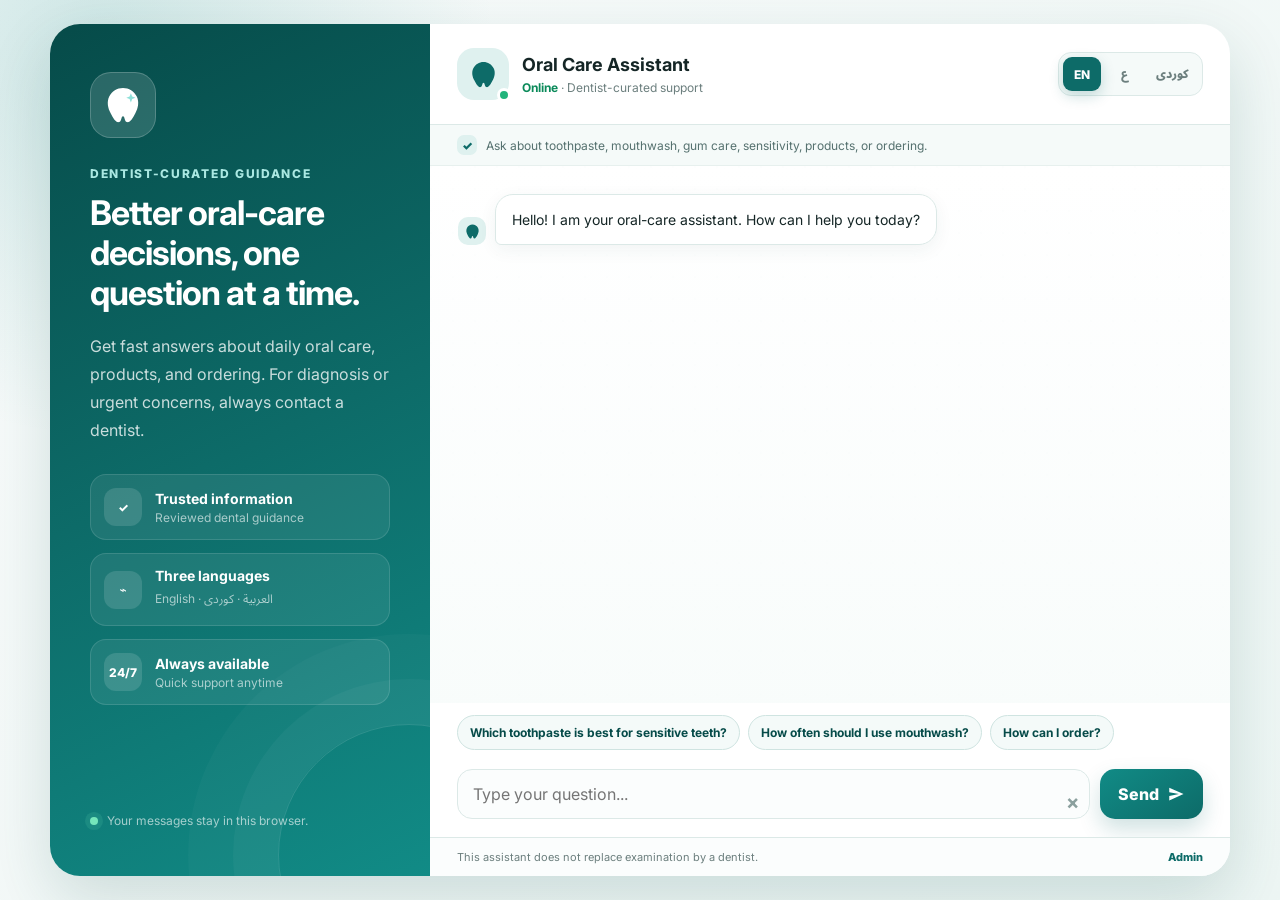
<file: index.html>
<!DOCTYPE html>
<html lang="en" dir="ltr">
<head>
  <meta charset="UTF-8" />
  <meta name="viewport" content="width=device-width, initial-scale=1.0" />
  <meta name="theme-color" content="#0d6b68" />
  <title>Oral Care Assistant</title>
  <link rel="preconnect" href="https://fonts.googleapis.com">
  <link rel="preconnect" href="https://fonts.gstatic.com" crossorigin>
  <link href="https://fonts.googleapis.com/css2?family=Inter:wght@400;500;600;700;800&family=Noto+Sans+Arabic:wght@400;500;600;700;800&display=swap" rel="stylesheet">
  <link rel="stylesheet" href="style.css" />
</head>
<body>
  <main class="site-shell">
    <aside class="brand-panel">
      <div class="brand-mark" aria-hidden="true">
        <svg viewBox="0 0 64 64"><path d="M32 6c-9 0-17 5-21 13-4 8-2 18 2 25 4 8 8 15 13 14 4-1 3-9 6-9s2 8 6 9c5 1 9-6 13-14 4-7 6-17 2-25C49 11 41 6 32 6Z"/><path class="spark" d="M44 14l2 5 5 2-5 2-2 5-2-5-5-2 5-2 2-5Z"/></svg>
      </div>
      <p class="brand-kicker" data-i18n="dentistCurated">Dentist-curated guidance</p>
      <h2 data-i18n="sideTitle">Better oral-care decisions, one question at a time.</h2>
      <p class="brand-copy" data-i18n="sideCopy">Get fast answers about daily oral care, products, and ordering. For diagnosis or urgent concerns, always contact a dentist.</p>
      <div class="trust-list">
        <div class="trust-item"><span>✓</span><div><strong data-i18n="trusted">Trusted information</strong><small data-i18n="trustedSub">Reviewed dental guidance</small></div></div>
        <div class="trust-item"><span>⌁</span><div><strong data-i18n="threeLanguages">Three languages</strong><small>English · العربية · کوردی</small></div></div>
        <div class="trust-item"><span>24/7</span><div><strong data-i18n="alwaysAvailable">Always available</strong><small data-i18n="alwaysSub">Quick support anytime</small></div></div>
      </div>
      <div class="brand-footer"><span class="secure-dot"></span><span data-i18n="privateNotice">Your messages stay in this browser.</span></div>
    </aside>

    <section class="chat-card">
      <header class="chat-header">
        <div class="assistant-profile">
          <div class="avatar" aria-hidden="true">
            <svg viewBox="0 0 64 64"><path d="M32 6c-9 0-17 5-21 13-4 8-2 18 2 25 4 8 8 15 13 14 4-1 3-9 6-9s2 8 6 9c5 1 9-6 13-14 4-7 6-17 2-25C49 11 41 6 32 6Z"/></svg>
            <span class="online-badge"></span>
          </div>
          <div>
            <h1 id="botName">Oral Care Assistant</h1>
            <p><span class="status-text" data-i18n="online">Online</span> · <span id="botSubtitle">Dentist-curated support</span></p>
          </div>
        </div>
        <div class="language-switcher" aria-label="Language">
          <button type="button" data-lang="en" class="active">EN</button>
          <button type="button" data-lang="ar">ع</button>
          <button type="button" data-lang="ku">کوردی</button>
        </div>
      </header>
      <div class="chat-intro"><span class="shield">✓</span><span data-i18n="intro">Ask about toothpaste, mouthwash, gum care, sensitivity, products, or ordering.</span></div>
      <div id="chatMessages" class="chat-messages" aria-live="polite"></div>
      <div id="quickReplies" class="quick-replies"></div>
      <form id="chatForm" class="chat-form">
        <div class="input-wrap"><input id="messageInput" type="text" autocomplete="off" aria-label="Message" /><button id="clearBtn" class="clear-btn" type="button" title="Clear chat" aria-label="Clear chat">×</button></div>
        <button class="send-button" type="submit" aria-label="Send"><span data-i18n="send">Send</span><svg viewBox="0 0 24 24" aria-hidden="true"><path d="M3 20.5 22 12 3 3.5v6l13 2.5-13 2.5v6Z"/></svg></button>
      </form>
      <footer class="chat-footer"><span data-i18n="disclaimer">This assistant does not replace examination by a dentist.</span><a href="admin.html" aria-label="Admin panel">Admin</a></footer>
    </section>
  </main>
  <script src="app.js"></script>
</body>
</html>
</file>
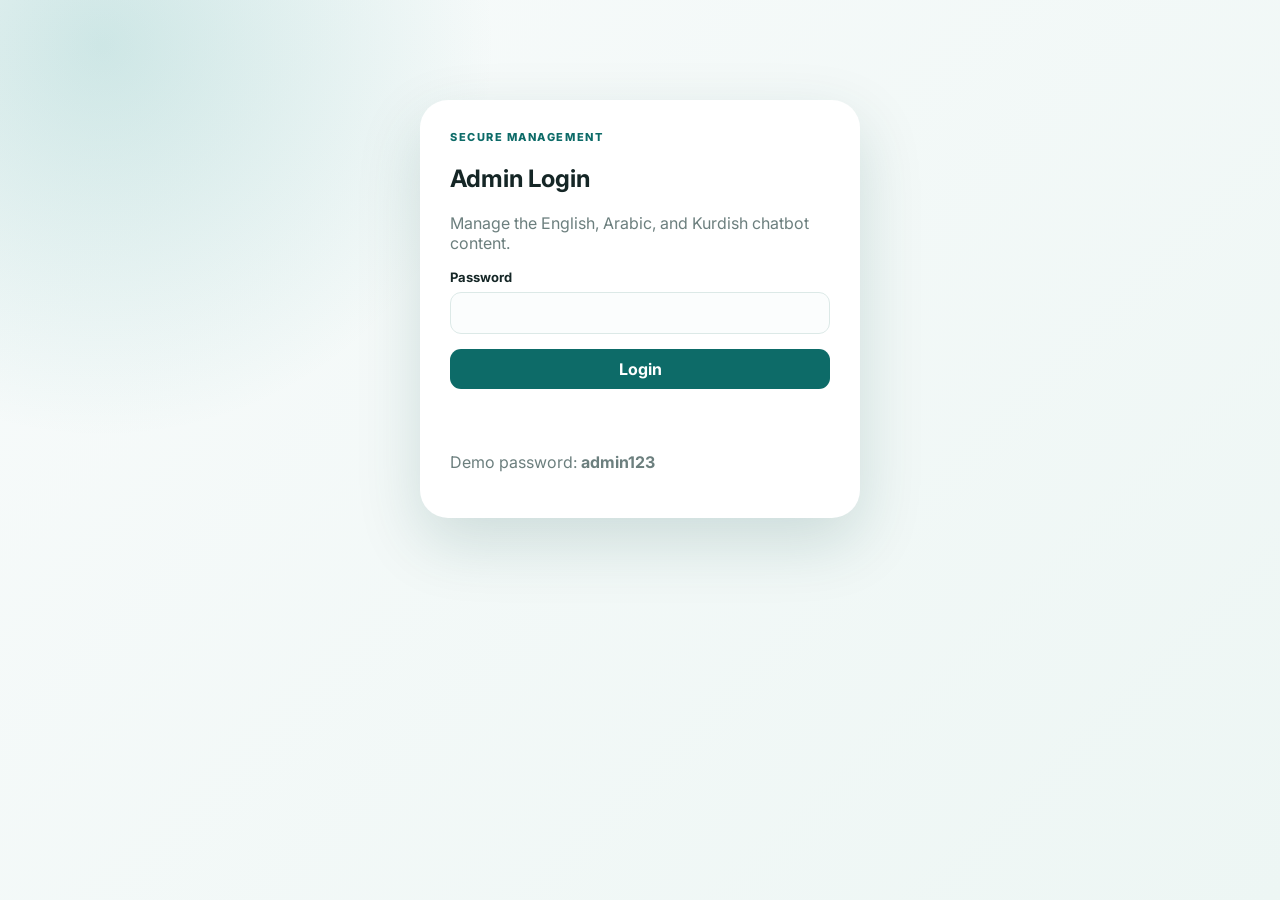
<file: admin.html>
<!DOCTYPE html>
<html lang="en" dir="ltr">
<head>
  <meta charset="UTF-8">
  <meta name="viewport" content="width=device-width,initial-scale=1">
  <title>Chatbot Admin Panel</title>
  <link rel="preconnect" href="https://fonts.googleapis.com">
  <link rel="preconnect" href="https://fonts.gstatic.com" crossorigin>
  <link href="https://fonts.googleapis.com/css2?family=Inter:wght@400;500;600;700;800&family=Noto+Sans+Arabic:wght@400;500;600;700;800&display=swap" rel="stylesheet">
  <link rel="stylesheet" href="style.css">
</head>
<body>
  <main class="admin-shell">
    <section id="loginPanel" class="admin-card narrow">
      <p class="eyebrow">Secure management</p>
      <h1>Admin Login</h1>
      <p class="muted">Manage the English, Arabic, and Kurdish chatbot content.</p>
      <form id="loginForm" class="stack">
        <label>Password<input id="adminPassword" type="password" required autocomplete="current-password"></label>
        <button type="submit">Login</button>
        <p id="loginError" class="error-text"></p>
      </form>
      <p class="muted">Demo password: <strong>admin123</strong></p>
    </section>

    <section id="adminPanel" class="admin-card hidden">
      <div class="admin-layout">
        <aside class="admin-sidebar">
          <div class="admin-logo"><span>🦷</span><div>Oral Care<br>Assistant</div></div>
          <nav class="admin-nav">
            <button class="tab active" data-tab="settingsTab">Settings</button>
            <button class="tab" data-tab="knowledgeTab">Knowledge Base</button>
            <button class="tab" data-tab="dataTab">Backup</button>
          </nav>
        </aside>

        <div class="admin-main">
          <div class="admin-topbar">
            <div><p class="eyebrow">Knowledge manager</p><h1>Chatbot Admin Panel</h1></div>
            <div class="button-row"><a class="button secondary" href="index.html">Open Chat</a><button id="logoutBtn" class="secondary" type="button">Logout</button></div>
          </div>

          <section id="settingsTab" class="tab-panel active">
            <form id="settingsForm" class="form-grid">
              <div class="translation-box full">
                <h3>Bot name</h3>
                <div class="translation-grid">
                  <label>English<input id="nameEn" type="text" required></label>
                  <label>العربية<input id="nameAr" type="text" dir="rtl"></label>
                  <label>کوردی<input id="nameKu" type="text" dir="rtl"></label>
                </div>
              </div>
              <div class="translation-box full">
                <h3>Subtitle</h3>
                <div class="translation-grid">
                  <label>English<input id="subtitleEn" type="text"></label>
                  <label>العربية<input id="subtitleAr" type="text" dir="rtl"></label>
                  <label>کوردی<input id="subtitleKu" type="text" dir="rtl"></label>
                </div>
              </div>
              <div class="translation-box full">
                <h3>Welcome message</h3>
                <div class="translation-grid">
                  <label>English<textarea id="welcomeEn" rows="4"></textarea></label>
                  <label>العربية<textarea id="welcomeAr" rows="4" dir="rtl"></textarea></label>
                  <label>کوردی<textarea id="welcomeKu" rows="4" dir="rtl"></textarea></label>
                </div>
              </div>
              <div class="translation-box full">
                <h3>Fallback message</h3>
                <div class="translation-grid">
                  <label>English<textarea id="fallbackEn" rows="4"></textarea></label>
                  <label>العربية<textarea id="fallbackAr" rows="4" dir="rtl"></textarea></label>
                  <label>کوردی<textarea id="fallbackKu" rows="4" dir="rtl"></textarea></label>
                </div>
              </div>
              <div class="translation-box full">
                <h3>Quick replies — one item per line</h3>
                <div class="translation-grid">
                  <label>English<textarea id="quickEn" rows="5"></textarea></label>
                  <label>العربية<textarea id="quickAr" rows="5" dir="rtl"></textarea></label>
                  <label>کوردی<textarea id="quickKu" rows="5" dir="rtl"></textarea></label>
                </div>
              </div>
              <label>WhatsApp number<input id="settingWhatsapp" type="text" placeholder="9647701727117"></label>
              <label>Change admin password<input id="settingPassword" type="password" placeholder="Leave blank to keep current"></label>
              <div class="full"><button type="submit">Save Settings</button> <span id="settingsSaved" class="success-text"></span></div>
            </form>
          </section>

          <section id="knowledgeTab" class="tab-panel">
            <form id="entryForm" class="entry-form">
              <input id="entryId" type="hidden">
              <div class="translation-box full">
                <h3>Question / title</h3>
                <div class="translation-grid">
                  <label>English<input id="questionEn" type="text" required></label>
                  <label>العربية<input id="questionAr" type="text" dir="rtl"></label>
                  <label>کوردی<input id="questionKu" type="text" dir="rtl"></label>
                </div>
              </div>
              <div class="translation-box full">
                <h3>Keywords — separated by commas</h3>
                <div class="translation-grid">
                  <label>English<input id="keywordsEn" type="text" required></label>
                  <label>العربية<input id="keywordsAr" type="text" dir="rtl"></label>
                  <label>کوردی<input id="keywordsKu" type="text" dir="rtl"></label>
                </div>
              </div>
              <div class="translation-box full">
                <h3>Answer</h3>
                <div class="translation-grid">
                  <label>English<textarea id="answerEn" rows="6" required></textarea></label>
                  <label>العربية<textarea id="answerAr" rows="6" dir="rtl"></textarea></label>
                  <label>کوردی<textarea id="answerKu" rows="6" dir="rtl"></textarea></label>
                </div>
              </div>
              <div class="full button-row"><button type="submit">Save Entry</button><button id="cancelEditBtn" class="secondary hidden" type="button">Cancel Edit</button></div>
            </form>
            <div class="table-toolbar"><input id="searchEntries" type="search" placeholder="Search all languages…"><span id="entryCount" class="muted"></span></div>
            <div id="entriesList" class="entries-list"></div>
          </section>

          <section id="dataTab" class="tab-panel">
            <div class="backup-grid">
              <article><h2>Export</h2><p class="muted">Download all settings and multilingual knowledge entries.</p><button id="exportBtn" type="button">Export JSON</button></article>
              <article><h2>Import</h2><p class="muted">Restore data from a previous JSON backup.</p><input id="importFile" type="file" accept=".json,application/json"></article>
              <article><h2>Reset</h2><p class="muted">Restore the multilingual demo content.</p><button id="resetBtn" class="danger" type="button">Reset Data</button></article>
            </div>
            <p id="dataMessage" class="success-text"></p>
          </section>
        </div>
      </div>
    </section>
  </main>
  <script src="admin.js"></script>
</body>
</html>
</file>
<file: style.css>
:root{--p:#0d6b68;--p2:#118b86;--dark:#064b49;--bg:#edf6f4;--text:#152626;--muted:#6c7f7e;--line:#dce9e7;--soft:#f5faf9;--shadow:0 24px 65px rgba(9,72,68,.16)}*{box-sizing:border-box}html,body{min-height:100%}body{margin:0;font-family:Inter,"Noto Sans Arabic",system-ui,sans-serif;color:var(--text);background:radial-gradient(circle at 8% 5%,rgba(17,139,134,.18),transparent 27%),linear-gradient(135deg,#f8fbfb,var(--bg))}html[dir=rtl] body{font-family:"Noto Sans Arabic",Inter,sans-serif}button,input,textarea{font:inherit}.site-shell{width:min(1180px,calc(100% - 32px));min-height:calc(100vh - 48px);margin:24px auto;display:grid;grid-template-columns:380px 1fr;overflow:hidden;border-radius:30px;background:#fff;box-shadow:var(--shadow)}.brand-panel{position:relative;display:flex;flex-direction:column;padding:48px 40px;color:#fff;background:linear-gradient(155deg,var(--dark),var(--p),var(--p2));overflow:hidden}.brand-panel:after{content:"";position:absolute;width:260px;height:260px;right:-110px;bottom:-110px;border-radius:50%;border:1px solid rgba(255,255,255,.13);box-shadow:0 0 0 45px rgba(255,255,255,.035),0 0 0 90px rgba(255,255,255,.025)}.brand-mark{width:66px;height:66px;display:grid;place-items:center;margin-bottom:28px;border-radius:21px;background:rgba(255,255,255,.14);border:1px solid rgba(255,255,255,.2)}.brand-mark svg{width:42px;fill:#fff}.brand-mark .spark{fill:#8ee0d8}.brand-kicker{margin:0 0 12px;color:#aae8e2;font-size:12px;font-weight:800;letter-spacing:.14em;text-transform:uppercase}.brand-panel h2{margin:0;font-size:34px;line-height:1.17;letter-spacing:-.03em}.brand-copy{margin:20px 0 30px;color:rgba(255,255,255,.78);line-height:1.75}.trust-list{display:grid;gap:13px}.trust-item{display:flex;align-items:center;gap:13px;padding:13px;border:1px solid rgba(255,255,255,.12);border-radius:16px;background:rgba(255,255,255,.075)}.trust-item>span{width:38px;height:38px;display:grid;place-items:center;flex:none;border-radius:12px;background:rgba(255,255,255,.13);font-size:12px;font-weight:800}.trust-item strong,.trust-item small{display:block}.trust-item strong{font-size:14px}.trust-item small{margin-top:3px;color:rgba(255,255,255,.62);font-size:12px}.brand-footer{position:relative;z-index:1;margin-top:auto;display:flex;align-items:center;gap:9px;color:rgba(255,255,255,.62);font-size:12px}.secure-dot{width:8px;height:8px;border-radius:50%;background:#75e6bb;box-shadow:0 0 0 5px rgba(117,230,187,.12)}.chat-card{min-width:0;display:grid;grid-template-rows:auto auto 1fr auto auto auto}.chat-header{display:flex;align-items:center;justify-content:space-between;gap:18px;padding:24px 27px;border-bottom:1px solid var(--line)}.assistant-profile{display:flex;align-items:center;gap:13px;min-width:0}.avatar{position:relative;width:52px;height:52px;display:grid;place-items:center;flex:none;border-radius:17px;background:#dff1ef}.avatar svg{width:31px;fill:var(--p)}.online-badge{position:absolute;right:-2px;bottom:-2px;width:14px;height:14px;border:3px solid #fff;border-radius:50%;background:#22b47b}.assistant-profile h1{margin:0;font-size:18px}.assistant-profile p{margin:5px 0 0;color:var(--muted);font-size:12px}.status-text{color:#0b8a5a;font-weight:700}.language-switcher{display:flex;gap:4px;padding:4px;border:1px solid var(--line);border-radius:13px;background:var(--soft)}.language-switcher button{min-width:38px;height:34px;padding:0 9px;border:0;border-radius:9px;color:var(--muted);background:transparent;font-size:12px;font-weight:800;cursor:pointer}.language-switcher button.active{color:#fff;background:var(--p);box-shadow:0 5px 14px rgba(13,107,104,.22)}.chat-intro{display:flex;align-items:center;gap:9px;padding:10px 27px;color:#55716f;background:var(--soft);border-bottom:1px solid #e7f0ee;font-size:12px}.shield{width:20px;height:20px;display:grid;place-items:center;border-radius:7px;color:var(--p);background:#dff1ef;font-weight:900}.chat-messages{min-height:410px;padding:28px;overflow-y:auto;display:flex;flex-direction:column;gap:14px;background:linear-gradient(rgba(255,255,255,.9),rgba(248,252,251,.96)),radial-gradient(circle at 1px 1px,rgba(13,107,104,.08) 1px,transparent 0);background-size:auto,22px 22px}.message-row{display:flex;align-items:flex-end;gap:9px}.message-row.user{justify-content:flex-end}.mini-avatar{width:28px;height:28px;display:grid;place-items:center;flex:none;border-radius:10px;background:#dff1ef}.mini-avatar svg{width:17px;fill:var(--p)}.message{max-width:min(76%,560px);padding:13px 16px;border-radius:18px;line-height:1.65;white-space:pre-wrap;font-size:14px;box-shadow:0 5px 18px rgba(26,66,64,.06)}.message.bot{border:1px solid var(--line);border-bottom-left-radius:6px;background:#fff}.message.user{color:#fff;border-bottom-right-radius:6px;background:linear-gradient(145deg,var(--p2),var(--p))}html[dir=rtl] .message.bot{border-bottom-left-radius:18px;border-bottom-right-radius:6px}html[dir=rtl] .message.user{border-bottom-right-radius:18px;border-bottom-left-radius:6px}.typing-dots{display:flex;gap:4px}.typing-dots span{width:6px;height:6px;border-radius:50%;background:#7c9290;animation:b 1.2s infinite}.typing-dots span:nth-child(2){animation-delay:.15s}.typing-dots span:nth-child(3){animation-delay:.3s}@keyframes b{0%,60%,100%{transform:translateY(0)}30%{transform:translateY(-5px)}}.quick-replies{display:flex;gap:8px;padding:12px 27px 4px;overflow-x:auto;scrollbar-width:none}.quick-replies button{flex:0 0 auto;padding:9px 12px;border:1px solid #cfe4e1;border-radius:999px;color:var(--dark);background:#f4faf9;font-size:12px;font-weight:700;cursor:pointer}.chat-form{display:grid;grid-template-columns:1fr auto;gap:10px;padding:15px 27px 18px}.input-wrap{position:relative}.chat-form input,.admin-card input,.admin-card textarea{width:100%;border:1px solid var(--line);outline:none;background:#fbfdfd}.chat-form input{height:50px;padding:0 44px 0 15px;border-radius:15px}html[dir=rtl] .chat-form input{padding:0 15px 0 44px}.chat-form input:focus,.admin-card input:focus,.admin-card textarea:focus{border-color:#79bdb7;box-shadow:0 0 0 4px rgba(17,139,134,.1);background:#fff}.clear-btn{position:absolute;right:10px;top:50%;transform:translateY(-50%);width:28px;height:28px;border:0;border-radius:9px;color:#8ba09e;background:transparent;font-size:20px;cursor:pointer}html[dir=rtl] .clear-btn{right:auto;left:10px}.send-button{height:50px;display:flex;align-items:center;justify-content:center;gap:8px;padding:0 18px;border:0;border-radius:15px;color:#fff;background:linear-gradient(145deg,var(--p2),var(--p));font-weight:800;cursor:pointer;box-shadow:0 10px 22px rgba(13,107,104,.2)}.send-button svg{width:18px;fill:currentColor}html[dir=rtl] .send-button svg{transform:scaleX(-1)}.chat-footer{display:flex;justify-content:space-between;gap:15px;padding:12px 27px;color:var(--muted);border-top:1px solid var(--line);background:#fbfdfd;font-size:11px}.chat-footer a{color:var(--p);text-decoration:none;font-weight:800}.admin-shell{min-height:100vh;padding:28px}.admin-card{width:min(1180px,100%);margin:auto;overflow:hidden;border-radius:28px;background:#fff;box-shadow:var(--shadow)}.admin-card.narrow{width:min(440px,100%);margin-top:8vh;padding:30px}.admin-layout{display:grid;grid-template-columns:240px 1fr;min-height:760px}.admin-sidebar{padding:27px 20px;color:#fff;background:linear-gradient(165deg,var(--dark),var(--p))}.admin-logo{display:flex;align-items:center;gap:10px;margin-bottom:35px;font-weight:800}.admin-logo span{width:38px;height:38px;display:grid;place-items:center;border-radius:12px;background:rgba(255,255,255,.14)}.admin-nav{display:grid;gap:8px}.admin-nav .tab{width:100%;padding:12px 14px;text-align:left;border:0;border-radius:12px;color:rgba(255,255,255,.7);background:transparent;cursor:pointer}html[dir=rtl] .admin-nav .tab{text-align:right}.admin-nav .tab.active{color:#fff;background:rgba(255,255,255,.14)}.admin-main{min-width:0;padding:28px}.admin-topbar{display:flex;align-items:center;justify-content:space-between;gap:16px;margin-bottom:26px}.admin-topbar h1{margin:3px 0}.eyebrow{margin:0;color:var(--p);font-size:11px;font-weight:800;letter-spacing:.14em;text-transform:uppercase}.button-row{display:flex;align-items:center;flex-wrap:wrap;gap:9px}button,.button{border:0;border-radius:11px;padding:10px 14px;color:#fff;background:var(--p);text-decoration:none;font-weight:700;cursor:pointer}button.secondary,.button.secondary{color:var(--text);background:#edf3f2}button.danger{background:#b42318}.hidden{display:none!important}.tab-panel{display:none}.tab-panel.active{display:block}.stack,.entries-list{display:grid;gap:15px}.form-grid,.entry-form{display:grid;grid-template-columns:repeat(2,minmax(0,1fr));gap:18px}.full{grid-column:1/-1}.admin-card label{display:block;font-size:13px;font-weight:700}.admin-card input,.admin-card textarea{margin-top:7px;padding:12px;border-radius:11px}.translation-box{padding:16px;border:1px solid var(--line);border-radius:16px;background:#fbfdfd}.translation-box h3{margin:0 0 13px;font-size:14px}.translation-grid{display:grid;grid-template-columns:repeat(3,minmax(0,1fr));gap:13px}.table-toolbar{display:flex;align-items:center;justify-content:space-between;gap:14px;margin:26px 0 14px}.table-toolbar input{max-width:430px}.entry-card{display:grid;grid-template-columns:1fr auto;gap:18px;padding:18px;border:1px solid var(--line);border-radius:16px}.entry-card h3{margin:0 0 8px}.entry-card p{margin:6px 0;color:var(--muted)}.entry-actions{display:flex;align-items:flex-start;gap:8px}.keyword-chip{display:inline-block;margin:4px 5px 0 0;padding:4px 8px;border-radius:999px;color:var(--dark);background:#e8f5f3;font-size:11px}.backup-grid{display:grid;grid-template-columns:repeat(3,minmax(0,1fr));gap:16px}.backup-grid article{padding:20px;border:1px solid var(--line);border-radius:16px}.muted{color:var(--muted)}.error-text{color:#b42318}.success-text{color:#087a50;font-weight:700}@media(max-width:900px){.site-shell{grid-template-columns:1fr}.brand-panel{display:none}.translation-grid{grid-template-columns:1fr}.admin-layout{grid-template-columns:1fr}.admin-sidebar{padding:17px}.admin-nav{grid-template-columns:repeat(3,1fr)}.admin-logo{margin-bottom:15px}}@media(max-width:650px){.site-shell{width:100%;min-height:100vh;margin:0;border-radius:0}.chat-header{align-items:flex-start;padding:18px}.assistant-profile h1{font-size:16px}.language-switcher{flex-wrap:wrap}.chat-intro,.chat-messages,.quick-replies,.chat-form,.chat-footer{padding-left:18px;padding-right:18px}.chat-messages{min-height:calc(100vh - 315px)}.message{max-width:86%}.send-button span{display:none}.send-button{width:50px;padding:0}.chat-footer{flex-direction:column}.admin-shell{padding:10px}.admin-main{padding:18px}.admin-topbar,.table-toolbar{align-items:flex-start;flex-direction:column}.form-grid,.entry-form,.backup-grid{grid-template-columns:1fr}.full{grid-column:auto}.entry-card{grid-template-columns:1fr}.admin-nav .tab{padding:10px 7px;font-size:12px}}
</file>
